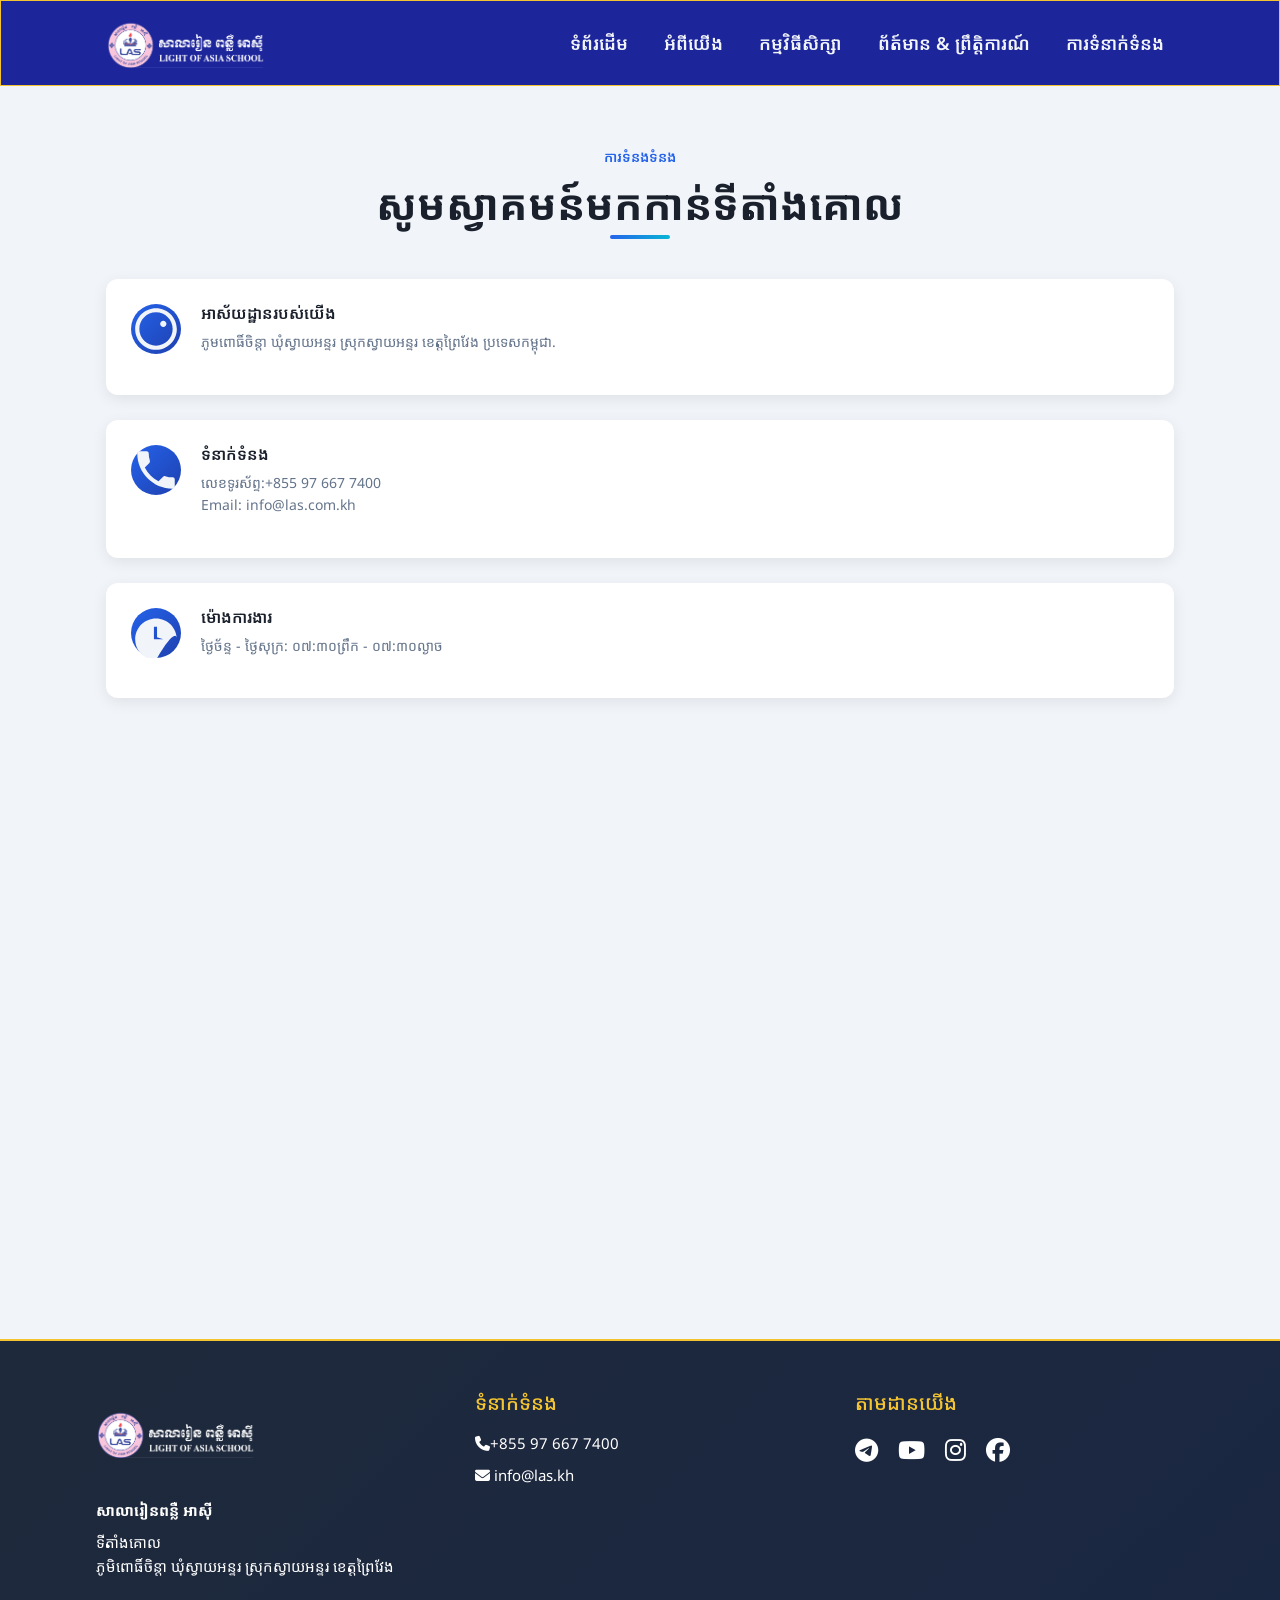
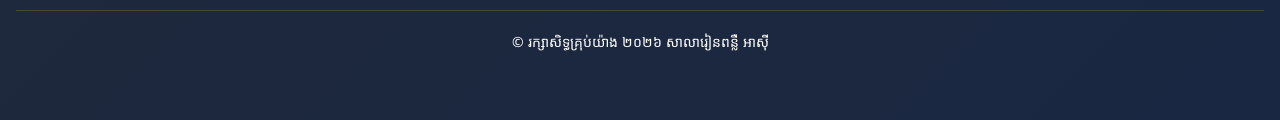
<file: index.html/contact.html>
<!DOCTYPE html>
<html lang="en">
<head>
  <meta charset="UTF-8" />
  <meta name="viewport" content="width=device-width, initial-scale=1" />
  <title>Light of Asia School</title>
  <link rel="" href="/src/logo/LOGO.gif">
      <!-- Bootstrap CSS -->
  <link href="https://cdn.jsdelivr.net/npm/bootstrap@4.6.2/dist/css/bootstrap.min.css" rel="stylesheet">
  <!-- Font Awesome -->
  <link href="https://cdnjs.cloudflare.com/ajax/libs/font-awesome/6.5.0/css/all.min.css" rel="stylesheet">

  <link rel="stylesheet" href="/CSS/contact.css">
  <link rel="stylesheet" href="D:\Website of las\news">
  <link rel="stylesheet" href="d:\Website of las\subject">
  <link rel="stylesheet" href="d:\Website of las\HTML">

   <link href="https://fonts.googleapis.com/css2?family=Noto+Sans+Khmer:wght@400;600;700&family=Noto+Sans:wght@400;600;700&display=swap" rel="stylesheet">


</head>
<body>
<!-- Header -->
 <header class="site-header">
  <div class="container header-wrapper">
    <a class="brand" href="../index.html/index.html">
      <img src="../src/logo/LOGO.gif" alt="Light of Asia School Logo" class="brand-logo" />
    </a>

    <!-- Hamburger toggle button -->
    <button class="nav-toggle" aria-label="Toggle navigation">
      ☰
    </button>
    <ul class="nav-list">
      <li><a href="../index.html/index.html">ទំព័រដើម</a></li>
      <li><a href="../index.html/about.html">អំពីយើង</a></li>
      <li>
        <a href="../subject/program.html">កម្មវិធីសិក្សា</a>
       
      </li>
      <li><a href="../news/pagenews.html">ព័ត៍មាន &amp; ព្រឹត្តិការណ៍</a></li>
      <li><a href="../index.html/contact.html">ការទំនាក់ទំនង</a></li>
    </ul>
  </div>
</header>
 <!-- CANtAC -->
   <section class="contact-section">
        <div class="container">
            <!-- Header -->
            <div class="header-content">
                <p class="contact-label">ការទំនងទំនង</p>
                <h1 class="main-title">សូមស្វាគមន៍មកកាន់ទីតាំងគោល</h1>
            </div>

            <div class="content-wrapper">
                <!-- Left Side - Contact Information -->
                <div class="contact-info">
                    <!-- Address -->
                    <div class="info-card address-card">
                        <div class="icon-wrapper">
                            <svg class="info-icon" viewBox="0 0 24 24" fill="currentColor">
                                <path d="M12 2C6.48 2 2 6.48 2 12s4.48 10 10 10 10-4.48 10-10S17.52 2 12 2zm0 18c-4.41 0-8-3.59-8-8s3.59-8 8-8 8 3.59 8 8-3.59 8-8 8zm3.5-9c.83 0 1.5-.67 1.5-1.5S16.33 8 15.5 8 14 8.67 14 9.5s.67 1.5 1.5 1.5z"/>
                            </svg>
                        </div>
                        <div class="info-content">
                            <h3>អាស័យដ្ឋានរបស់យើង</h3>
                            <p>ភូមពោធិ៍ចិន្តា ឃុំស្វាយអន្ទរ ស្រុកស្វាយអន្ទរ ខេត្តព្រៃវែង ប្រទេសកម្ពុជា.</p>
                        </div>
                    </div>

                    <!-- Contact -->
                    <div class="info-card contact-card">
                        <div class="icon-wrapper">
                            <svg class="info-icon" viewBox="0 0 24 24" fill="currentColor">
                                <path d="M6.62 10.79c1.44 2.83 3.76 5.14 6.59 6.59l2.2-2.2c.27-.27.67-.36 1.02-.24 1.12.37 2.33.57 3.57.57.55 0 1 .45 1 1V20c0 .55-.45 1-1 1-9.39 0-17-7.61-17-17 0-.55.45-1 1-1h3.5c.55 0 1 .45 1 1 0 1.25.2 2.45.57 3.57.11.35.03.74-.25 1.02l-2.2 2.2z"/>
                            </svg>
                        </div>
                        <div class="info-content">
                            <h3>ទំនាក់ទំនង</h3>
                            <p>លេខទូរស័ព្ទ:+855 97 667 7400 <br>Email: info@las.com.kh</p>
                        </div>
                    </div>

                    <!-- Working Hours -->
                    <div class="info-card hours-card">
                        <div class="icon-wrapper">
                            <svg class="info-icon" viewBox="0 0 24 24" fill="currentColor">
                                <path d="M11.99 5C6.47 5 2 9.48 2 15s4.47 10 9.99 10C17.52 15 22 10.52 22 15c0-5.52-4.48-10-10.01-10zM15.5 15H11V9h1.5v5z"/>
                            </svg>
                        </div>
                        <div class="info-content">
                            <h3>ម៉ោងការងារ</h3>
                            <p>ថ្ងៃច័ន្ទ - ថ្ងៃសុក្រ: ០៧:៣០ព្រឹក - ០៧:៣០ល្ងាច</p>
                        </div>
                    </div>
                </div>
<br>
                <!-- Right Side - Map (Placeholder) -->
              
<div class="map-container">
  <iframe
    src="https://www.google.com/maps/embed?pb=!1m13!1m8!1m3!1d7814.271002525112!2d105.700298!3d11.684808!3m2!1i1024!2i768!4f13.1!3m2!1m1!2zMTHCsDQxJzA1LjMiTiAxMDXCsDQyJzAxLjEiRQ!5e0!3m2!1skm!2skh!4v1772026565384!5m2!1skm!2skh"
    style="border:0;"
     width="1068"  height="550"  
    allowfullscreen="" 
    loading="lazy" 
    referrerpolicy="no-referrer-when-downgrade">
  </iframe>
</div>
                </div>

            </div>
        </div>
    </section>
<!--  END CONTAC-->

<!-- Responsive Footer -->
<footer class="footer">
  <div class="footer-container">
    <!-- University Info -->
    <div class="footer-section">
      <img src="../src/logo/LOGO.gif" alt="University Logo" class="img">
      <p><strong>សាលារៀនពន្លឺ អាស៊ី</strong></p>
      <p>
        ទីតាំងគោល <br>
         ភូមិពោធិ៍ចិន្តា ឃុំស្វាយអន្ទរ ស្រុកស្វាយអន្ទរ ខេត្តព្រៃវែង 
      </p>
    </div>

    <!-- Contact Info -->
    <div class="footer-section">
      <h4>ទំនាក់ទំនង</h4>
      <p><i class="fas fa-phone"></i>+855 97 667 7400</p>
      <p><i class="fas fa-envelope"></i> info@las.kh</p>
    </div>

    <!-- Social Links -->
    <div class="footer-section">
      <h4>តាមដានយើង</h4>
      <div class="social-icons">
        <a href="#"><i class="fab fa-telegram"></i></a>
        <a href="#"><i class="fab fa-youtube"></i></a>
        <a href="#"><i class="fab fa-instagram"></i></a>
        <a href="#"><i class="fab fa-facebook"></i></a>
      </div>
    </div>
  </div>

  <div class="footer-bottom">
    <p>© រក្សាសិទ្ធគ្រុប់យ៉ាង ២០២៦ សាលារៀនពន្លឺ អាស៊ី</p>
  </div>
</footer>

</body>
</html>
<!-- Scrip js -->
  <script src="/JS/contact.js"></script>
  <script src="/JS/scripts.js"></script>
</file>
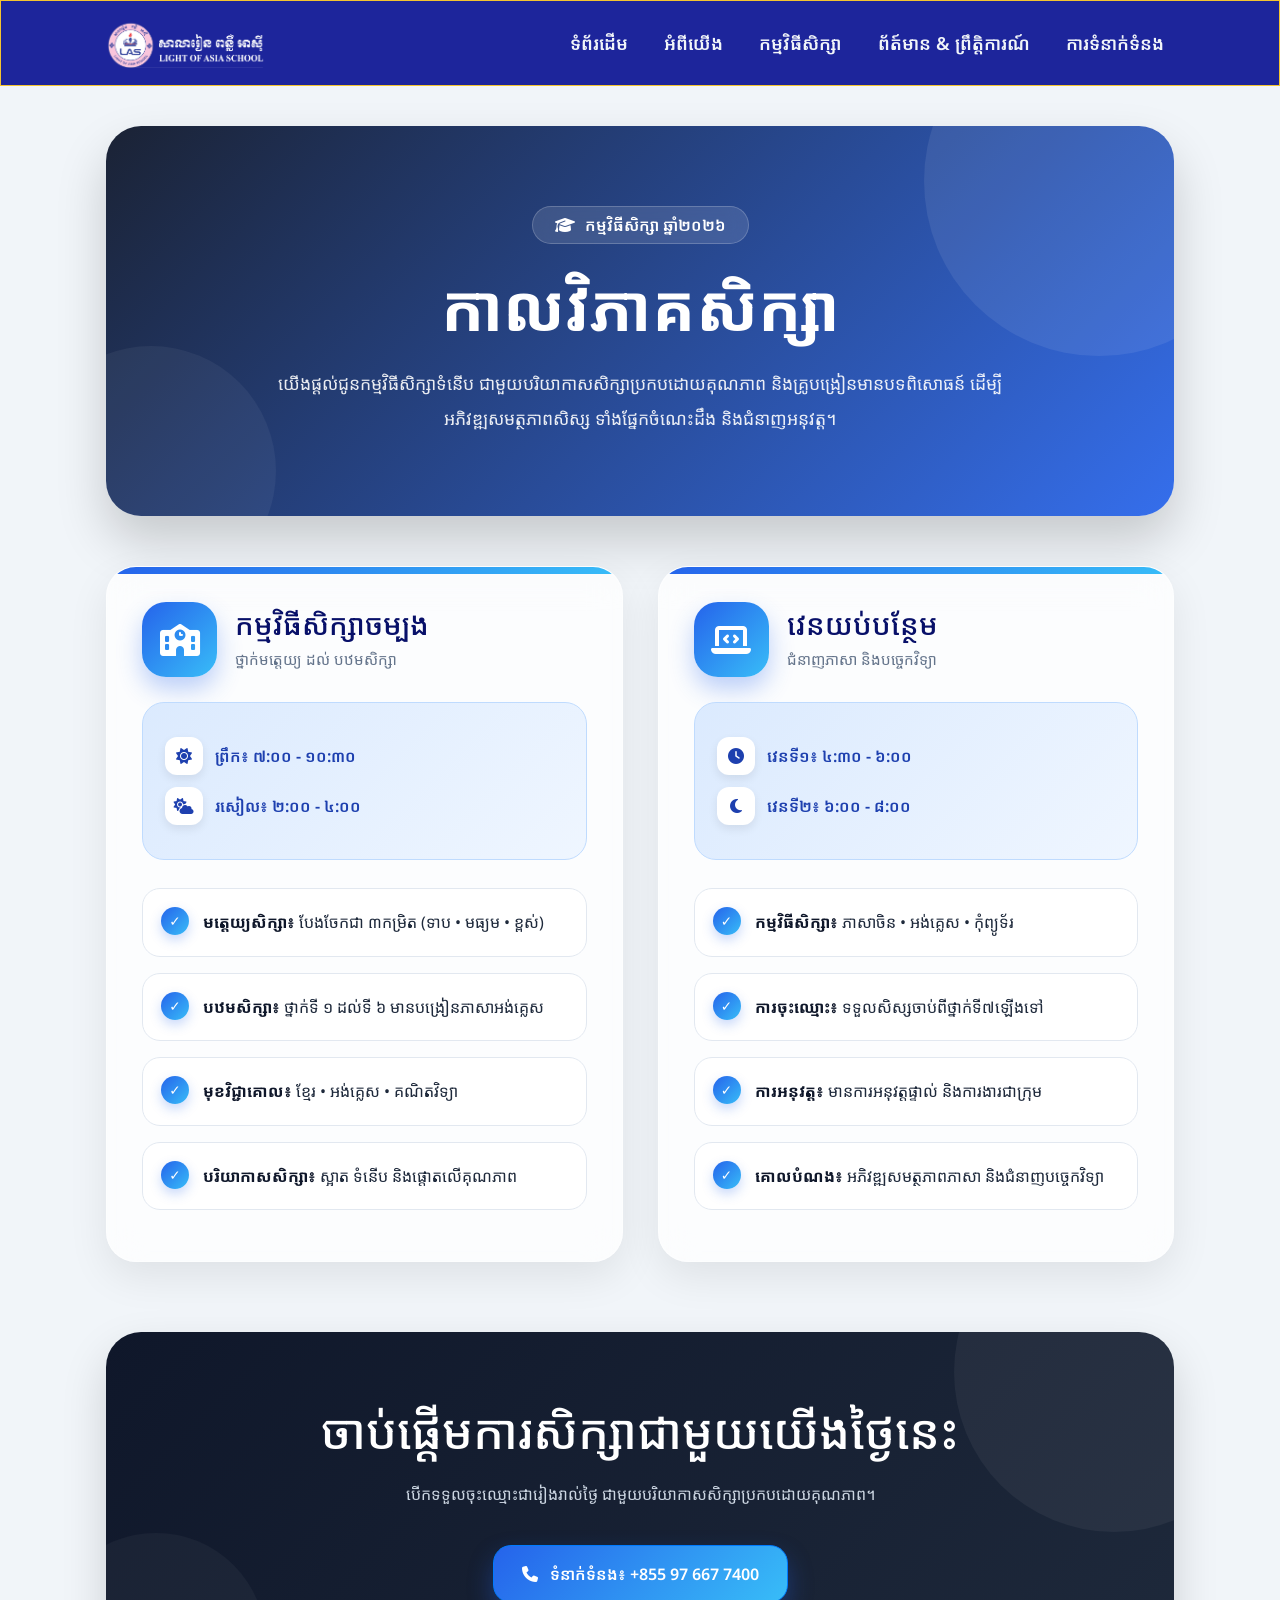
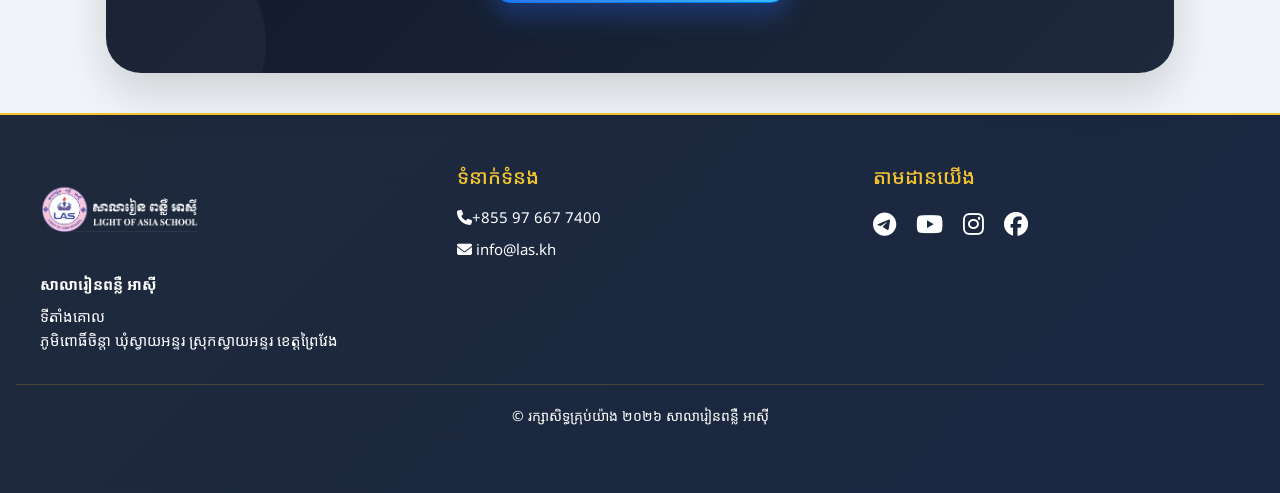
<file: subject/program.html>
<!DOCTYPE html>
<html lang="en">
<head>
  <meta charset="UTF-8" />
  <meta name="viewport" content="width=device-width, initial-scale=1" />
  <title>Light of Asia School</title>
  <link rel="" href="/src/logo/LOGO.gif">

  <link rel="stylesheet" href="https://cdn.jsdelivr.net/npm/bootstrap-icons@1.10.5/font/bootstrap-icons.css">
 <link rel="stylesheet" href="https://cdnjs.cloudflare.com/ajax/libs/font-awesome/6.4.0/css/all.min.css" integrity="sha512-iecdLmaskl7CVkqkXNQ/ZmCULaM6tU8ZlX/VWcfYbOOl7+O3qNHbv5V9zzTtmI3UksdQRVvoxMfooAoRBv0z+8==" crossorigin="anonymous" referrerpolicy="no-referrer" />

        <!-- Bootstrap CSS -->
  <link href="https://cdn.jsdelivr.net/npm/bootstrap@4.6.2/dist/css/bootstrap.min.css" rel="stylesheet">
  <!-- Font Awesome -->
  <link href="https://cdnjs.cloudflare.com/ajax/libs/font-awesome/6.5.0/css/all.min.css" rel="stylesheet">
  
   <link rel="stylesheet" href="/CSS/program.css">
   <link rel="stylesheet" href="D:\Website of las\news">
  <link rel="stylesheet" href="d:\Website of las\subject">
  <link rel="stylesheet" href="d:\Website of las\HTML">

   <link href="https://fonts.googleapis.com/css2?family=Noto+Sans+Khmer:wght@400;600;700&family=Noto+Sans:wght@400;600;700&display=swap" rel="stylesheet">

</head>
<body >
<!-- Header -->
 <header class="site-header">
  <div class="container header-wrapper">
    <a class="brand" href="../subject/program.html">
      <img src="../src/logo/LOGO.gif" alt="Light of Asia School Logo" class="brand-logo" />
    </a>

    <!-- Hamburger toggle button -->
    <button class="nav-toggle" aria-label="Toggle navigation">
      ☰
    </button>
    <ul class="nav-list">
      <li><a href="../index.html/index.html">ទំព័រដើម</a></li>
      <li><a href="../index.html/about.html">អំពីយើង</a></li>
      <li>
        <a href="../subject/program.html">កម្មវិធីសិក្សា</a>
       
      </li>
      <li><a href="../news/pagenews.html">ព័ត៍មាន &amp; ព្រឹត្តិការណ៍</a></li>
      <li><a href="../index.html/contact.html">ការទំនាក់ទំនង</a></li>
    </ul>
  </div>
</header>

  <div class="container">
    <!-- HERO -->
    <section class="hero">

      <div class="badge">
        <i class="fa-solid fa-graduation-cap"></i>
        កម្មវិធីសិក្សា ឆ្នាំ២០២៦
      </div>

      <h1>កាលវិភាគសិក្សា</h1>

      <p>
        យើងផ្តល់ជូនកម្មវិធីសិក្សាទំនើប
        ជាមួយបរិយាកាសសិក្សាប្រកបដោយគុណភាព
        និងគ្រូបង្រៀនមានបទពិសោធន៍
        ដើម្បីអភិវឌ្ឍសមត្ថភាពសិស្ស
        ទាំងផ្នែកចំណេះដឹង និងជំនាញអនុវត្ត។
      </p>

    </section>

    <!-- GRID -->
    <div class="schedule-grid">

      <!-- CARD 1 -->
      <div class="card">

        <div class="top">

          <div class="icon">
            <i class="fa-solid fa-school"></i>
          </div>

          <div class="title">
            <h2>កម្មវិធីសិក្សាចម្បង</h2>
            <span>ថ្នាក់មត្តេយ្យ ដល់ បឋមសិក្សា</span>
          </div>

        </div>

        <!-- TIME -->
        <div class="time-box">

          <div class="time-item">
            <i class="fa-solid fa-sun"></i>
            ព្រឹក៖ ៧:០០ - ១០:៣០
          </div>

          <div class="time-item">
            <i class="fa-solid fa-cloud-sun"></i>
            រសៀល៖ ២:០០ - ៤:០០
          </div>

        </div>

        <!-- LIST -->
        <ul class="ul">

         <li class="li">
            <strong>មត្តេយ្យសិក្សា៖</strong>
            បែងចែកជា ៣កម្រិត
            (ទាប • មធ្យម • ខ្ពស់)
          </li>

          <li class="li">
            <strong>បឋមសិក្សា៖</strong>
            ថ្នាក់ទី ១ ដល់ទី ៦
            មានបង្រៀនភាសាអង់គ្លេស
          </li>

          <li class="li">
            <strong>មុខវិជ្ជាគោល៖</strong>
            ខ្មែរ • អង់គ្លេស • គណិតវិទ្យា
          </li>

          <li class="li">
            <strong>បរិយាកាសសិក្សា៖</strong>
            ស្អាត ទំនើប និងផ្តោតលើគុណភាព
          </li>

        </ul>

      </div>

      <!-- CARD 2 -->
      <div class="card">

        <div class="top">

          <div class="icon">
            <i class="fa-solid fa-laptop-code"></i>
          </div>

          <div class="title">
            <h2>វេនយប់បន្ថែម</h2>
            <span>ជំនាញភាសា និងបច្ចេកវិទ្យា</span>
          </div>

        </div>

        <!-- TIME -->
        <div class="time-box">

          <div class="time-item">
            <i class="fa-solid fa-clock"></i>
            វេនទី១៖ ៤:៣០ - ៦:០០
          </div>

          <div class="time-item">
            <i class="fa-solid fa-moon"></i>
            វេនទី២៖ ៦:០០ - ៨:០០
          </div>

        </div>

        <!-- LIST -->
        <ul class="ul">

          <li class="li">
            <strong>កម្មវិធីសិក្សា៖</strong>
            ភាសាចិន • អង់គ្លេស • កុំព្យូទ័រ
          </li>

          <li class="li">
            <strong>ការចុះឈ្មោះ៖</strong>
            ទទួលសិស្សចាប់ពីថ្នាក់ទី៧ឡើងទៅ
          </li>

          <li class="li">
            <strong>ការអនុវត្ត៖</strong>
            មានការអនុវត្តផ្ទាល់
            និងការងារជាក្រុម
          </li>

         <li class="li">
            <strong>គោលបំណង៖</strong>
            អភិវឌ្ឍសមត្ថភាពភាសា
            និងជំនាញបច្ចេកវិទ្យា
          </li>

        </ul>

      </div>

    </div>

    <!-- CTA -->
    <section class="section">

      <div class="cta">

        <h2>
          ចាប់ផ្តើមការសិក្សាជាមួយយើងថ្ងៃនេះ
        </h2>

        <p>
          បើកទទួលចុះឈ្មោះជារៀងរាល់ថ្ងៃ
          ជាមួយបរិយាកាសសិក្សាប្រកបដោយគុណភាព។
        </p>

        <a href="+855 97 667 7400" class="btn btn-primary">
          <i class="fa-solid fa-phone"></i>
          ទំនាក់ទំនង៖ +855 97 667 7400
        </a>

      </div>

    </section>

  </div>

<!-- Responsive Footer -->
<footer class="footer">
  <div class="footer-container">
    <!-- University Info -->
    <div class="footer-section">
      <img src="../src/logo/LOGO.gif" alt="University Logo" class="img">
      <p><strong style="color: white;">សាលារៀនពន្លឺ អាស៊ី</strong></p>
      <p>
        ទីតាំងគោល <br>
         ភូមិពោធិ៍ចិន្តា ឃុំស្វាយអន្ទរ ស្រុកស្វាយអន្ទរ ខេត្តព្រៃវែង 
      </p>
    </div>

    <!-- Contact Info -->
    <div class="footer-section">
      <h4>ទំនាក់ទំនង</h4>
      <p><i class="fas fa-phone"></i>+855 97 667 7400</p>
      <p><i class="fas fa-envelope"></i> info@las.kh</p>
    </div>

    <!-- Social Links -->
    <div class="footer-section">
      <h4>តាមដានយើង</h4>
      <div class="social-icons">
        <a href="#"><i class="fab fa-telegram"></i></a>
        <a href="#"><i class="fab fa-youtube"></i></a>
        <a href="#"><i class="fab fa-instagram"></i></a>
        <a href="#"><i class="fab fa-facebook"></i></a>
      </div>
    </div>
  </div>

  <div class="footer-bottom">
     <p>© រក្សាសិទ្ធគ្រុប់យ៉ាង ២០២៦ សាលារៀនពន្លឺ អាស៊ី</p>
  </div>
</footer>

  
</body>
</html>
  <script src="/JS/scripts.js"></script>
  <script src="/JS/subject.js"></script>
</file>
<file: CSS/contact.css>
:root {
  --bg: #6f77a9;
  --bg-2: #1d259b;
  --card: #1e293b;
  --text: #f1f5f9;
  --muted: #94a3b8;
  --border: #334155;
 --accent: #f4c430;
  --accent-2: #d7e119;
  --success: #22c55e;
  --shadow: 0 10px 24px rgba(0,0,0,0.12);
}
*,
*::before,
*::after {
  box-sizing: border-box;
}

body {
  margin: 0;
  font-family: "Noto Sans Khmer", "Noto Sans", system-ui, sans-serif;
  color: var(--text);
  background: var(--text);
  line-height: 1.6;
  
}
/* CONTAINER */
.container {
  width: 100%;
  max-width: 1100px;
  margin: 0 auto;
  padding: 0 1rem;
}

/* Header */
.site-header {
  position: sticky;
  top: 0;
  z-index: 1000;
  background: var(--bg-2);
  backdrop-filter: saturate(180%) blur(8px);
  border-bottom: 1px solid var(--border);
  animation: fadeInDown 1s ease forwards;
  border: 1px solid var(--accent);
}

@keyframes fadeInDown {
  from {
    opacity: 0;
    transform: translateY(-20px);
  }
  to {
    opacity: 1;
    transform: translateY(0);
  }
}

.header-wrapper {
  display: grid;
  grid-template-columns: 1fr auto auto;
  align-items: center;
  color: #f9f9f9;
}

.brand-logo {
  width: 160px;
  height: auto;
}
/* End Header */

/* Nav */
.nav {
  max-width: 1100px;
  margin: 0 auto;
  padding: 12px 20px;
  display: flex;
  align-items: center;
  justify-content: space-between;
  gap: 16px;
}

.nav-list {
  display: flex;
  list-style: none;
  margin: 0;
  padding: 0;
  gap: 1rem;
  font-size: 18px;
}

.nav-list a {
  text-decoration: none;
  color: white;
  font-weight: 600;
  padding: 8px 10px;
  border-radius: 8px;
  position: relative;
  transition: color 0.3s ease, transform 0.3s ease;
}

.nav-list a::after {
  content: "";
  position: absolute;
  bottom: -4px;
  left: 0;
  width: 0%;
  height: 2px;
  background: var(--accent);
  transition: width 0.3s ease;
}

.nav-list a:hover::after {
  width: 100%;
}

.nav-list a:hover,
.nav-list a.active {
  border-bottom-color: var(--accent);
  color: var(--accent);
  transform: translateY(-2px);
}

@keyframes pulse {
  0% { transform: scale(1); }
  50% { transform: scale(1.05); }
  100% { transform: scale(1); }
}

/* Layout */
.container {
  width: min(1200px, 92vw);
  margin: 0 auto;
}

/* Global animations */
@keyframes slideUp {
  from {
    opacity: 0;
    transform: translateY(20px);
  }
  to {
    opacity: 1;
    transform: translateY(0);
  }
}
@keyframes fadeUp {
  from {
    opacity: 0;
    transform: translateY(20px);
  }
  to {
    opacity: 1;
    transform: translateY(0);
  }
}

/* ------------------- */
/* Responsive Section  */
/* ------------------- */
@media (max-width: 992px) {
  .header-wrapper {
    grid-template-columns: 1fr auto; /* simplify layout */
  }

  .nav {
    flex-direction: column;
    align-items: flex-start;
    gap: 5px;
  }

  .nav-list {
    flex-wrap: wrap;
    font-size: 16px;
    text-align: center;
  }

  .brand-logo {
    width: 120px; /* shrink logo */
  }
}

@media (max-width: 600px) {
  .nav {
    padding: 8px 12px;
  }

  .nav-list {
    flex-direction: column;
    gap: 0.5rem;
    width: 100%;
  }

  .nav-list a {
    display: block;
    width: 100%;
    text-align: center;
    padding: 12px;
  }

  .dropdown-nav-list {
    position: static; /* stack dropdowns */
    box-shadow: none;
  }
}
   /* Responsive navigation bar */
.nav-toggle {
  display: none;
  font-size: 1.5rem;
  background: none;
  border: none;
  cursor: pointer;
  color: #f1f5f9;
  padding: 0.5rem;
  transition: opacity 0.3s ease;
}

.nav-toggle:hover {
  opacity: 0.8;
}

/* Desktop styles */
.nav-list {
  display: flex;
  list-style: none;
  gap: 1rem;
  margin: 0;
  padding: 0;
  
}

.nav-list li {
  position: relative;
}

.nav-list > li > a {
  text-decoration: none;
  color: #f1f5f9;
  transition: color 0.3s ease;
}

.nav-list > li > a:hover {
  color: #94a3b8;
}

/* Dropdown styles */
.dropdown-nav-list {
  position: absolute;
  top: 100%;
  right: 0;
  background-color: var(--bg);
  list-style: none;
  padding: 0.5rem 0;
  margin: 0.5rem 0 0 0;
  min-width: 180px;
  display: none;
  flex-direction: column;
  border-radius: 4px;
  box-shadow: 0 4px 6px rgba(0, 0, 0, 0.1);
  z-index: 10;
}

.nav-list li:hover > .dropdown-nav-list {
  display: flex;
}

.dropdown-nav-list li a {
  display: block;
  padding: 0.75rem 1.5rem;
  color: #f1f5f9;
  text-decoration: none;
  transition: background-color 0.3s ease;
}

.dropdown-nav-list li a:hover {
  background-color: rgba(148, 163, 184, 0.2);
}

/* Mobile styles */
@media (max-width: 700px) {
  .nav-toggle {
    display: block;
    margin-left: auto;
    
  }

  .nav-list {
    display: none;
    flex-direction: column;
    gap: 0;
    position: absolute;
    top: 100%;
    left: 0;
    right: 0;
    background-color: rgba(31, 45, 77, 0.98);
    width: 100%;
    padding: 1rem 0;
    margin-top: 0.5rem;
    
  }

  .nav-list.active {
    display: flex;
  }

  .nav-list li {
    width: 100%;
  }

  .nav-list > li > a {
    display: block;
    padding: 1rem 1.5rem;
    border-bottom: 1px solid rgba(148, 163, 184, 0.2);
  }

  .nav-list li:last-child > a {
    border-bottom: none;
  }

  .dropdown-nav-list {
    position: static;
    background-color: transparent;
    box-shadow: none;
    padding: 0;
    margin: 0;
    display: none;
    min-width: auto;
  }

  .dropdown-nav-list.active {
    display: flex;
  }

  .dropdown-nav-list li a {
    padding: 0.75rem 1.5rem 0.75rem 3rem;
    border-bottom: 1px solid rgba(148, 163, 184, 0.1);
  }
}

/* ENd responsive */
/* CONTACT SECTION */
.contact-section {
  width: 100%;
  padding: 60px 20px;
}

.header-content {
  text-align: center;
  margin-bottom: 50px;
  animation: fadeInDown 0.8s ease-out;
}

.contact-label {
  color: #2563eb;
  font-size: 14px;
  font-weight: 600;
  text-transform: uppercase;
  margin-bottom: 10px;
}

.main-title {
  font-size: 42px;
  color: #1a202c;
  margin-bottom: 15px;
  font-weight: 700;
  position: relative;
}

.main-title::after {
  content: '';
  position: absolute;
  bottom: -10px;
  left: 50%;
  transform: translateX(-50%);
  width: 60px;
  height: 4px;
  background: linear-gradient(90deg, #2563eb, #06b6d4);
  border-radius: 2px;
}

/* CONTACT CARDS */
.contact-info {
  display: flex;
  flex-direction: column;
  gap: 25px;
}

.info-card {
  display: flex;
  gap: 20px;
  padding: 25px;
  background: white;
  border-radius: 12px;
  box-shadow: 0 4px 15px rgba(0, 0, 0, 0.08);
  cursor: pointer;
}

.icon-wrapper {
  min-width: 50px;
  width: 50px;
  height: 50px;
  background: linear-gradient(135deg, #2563eb, #1e40af);
  border-radius: 50%;
  display: flex;
  align-items: center;
  justify-content: center;
}

.info-content h3 {
  font-size: 16px;
  color: #1a202c;
  margin-bottom: 8px;
  font-weight: 600;
}

.info-content p {
  font-size: 14px;
  color: #64748b;
  line-height: 1.6;
}
/* map responsive */
.map-container {
  position: relative;
  width: 100%;
  padding-bottom: 52%; /* Adjust ratio (height/width) */
  height: 0;
  overflow: hidden;
}

.map-container iframe {
  position: absolute;
  top: 0;
  left: 0;
  width: 100%;
  height: 100%;
}

/* ==================== FOOTER ==================== */
.footer {
  background: linear-gradient(135deg, var(--card), #1a2742);
  color: #fff;
  padding: clamp(30px, 5vw, 50px) 1rem;
  font-family: "Noto Sans Khmer", "Noto Sans", system-ui, sans-serif;
  width: 100%;
  margin: 0;
  box-sizing: border-box;
  border-top: 2px solid var(--accent);
  overflow-x: hidden;
}

.footer-container {
  display: flex;
  flex-wrap: wrap;
  justify-content: space-between;
  gap: clamp(30px, 5vw, 50px);
  max-width: 1088px;
  margin: auto;
}

.footer-section {
  flex: 1 1 250px;
  min-width: 200px;
  transition: var(--transition-base);
  word-break: break-word;
  overflow-wrap: break-word;
}

.footer-section:hover {
  transform: translateY(-4px);
}

.footer img {
  max-width: clamp(100px, 30vw, 160px);
  margin-bottom: 15px;
  transition: var(--transition-base);
  height: auto;
}

.footer img:hover {
  transform: scale(1.05);
}

.footer-section h4 {
  margin-bottom: 16px;
  color: var(--accent);
  font-size: clamp(14px, 2.5vw, 20px);
  transition: var(--transition-base);
  word-break: break-word;
  overflow-wrap: break-word;
}

.footer-section h4:hover {
  transform: translateX(4px);
}

.footer-section p {
  margin: 8px 0;
  font-size: clamp(12px, 1.8vw, 15px);
  line-height: 1.6;
  word-break: break-word;
  overflow-wrap: break-word;
}

.social-icons {
  display: flex;
  flex-wrap: wrap;
  gap: 0.5rem;
}

.social-icons a {
  color: #fff;
  font-size: clamp(16px, 2vw, 24px);
  margin-right: 12px;
  transition: var(--transition-base);
  align-items: center;
  justify-content: center;
  flex-shrink: 0;
}

.social-icons a:hover {
  color: var(--accent);
  transform: scale(1.2) rotate(10deg);
}

.footer-bottom {
  border-top: 1px solid rgba(251, 191, 36, 0.2);
  margin-top: 24px;
  padding-top: 20px;
  text-align: center;
  font-size: clamp(11px, 1.5vw, 14px);
  word-break: break-word;
  overflow-wrap: break-word;
}

.footer-bottom a {
  color: var(--accent);
  text-decoration: none;
  margin: 0 8px;
  transition: var(--transition-base);
  word-break: break-word;
}

.footer-bottom a:hover {
  text-decoration: underline;
  transform: translateY(-2px);
}

/* ==================== ANIMATIONS ==================== */
@keyframes fadeIn {
  from {
    opacity: 0;
    transform: translateY(10px);
  }
  to {
    opacity: 1;
    transform: translateY(0);
  }
}

@keyframes slideUp {
  from {
    opacity: 0;
    transform: translateY(30px);
  }
  to {
    opacity: 1;
    transform: translateY(0);
  }
}

@keyframes slideDown {
  from {
    opacity: 0;
    transform: translateY(-20px);
  }
  to {
    opacity: 1;
    transform: translateY(0);
  }
}

@keyframes fadeInUp {
  from {
    opacity: 0;
    transform: translateY(20px);
  }
  to {
    opacity: 1;
    transform: translateY(0);
  }
}

@keyframes pulse {
  0%,
  100% {
    opacity: 1;
  }
  50% {
    opacity: 0.8;
  }
}

@keyframes glow {
  0%,
  100% {
    box-shadow: 0 0 5px rgba(251, 191, 36, 0.3);
  }
  50% {
    box-shadow: 0 0 15px rgba(251, 191, 36, 0.6);
  }
}

@keyframes float {
  0%,
  100% {
    transform: translateY(0);
  }
  50% {
    transform: translateY(-8px);
  }
}

@keyframes shimmer {
  0% {
    background-position: -200% 0;
  }
  100% {
    background-position: 200% 0;
  }
}

/* ==================== MOBILE RESPONSIVE ==================== */
@media (max-width: 768px) {
  .nav-toggle {
    display: block;
    margin-left: auto;
  }

  .nav-list {
    display: none;
    flex-direction: column;
    gap: 0;
    position: absolute;
    top: 100%;
    left: 0;
    right: 0;
    background-color: rgba(15, 23, 42, 0.98);
    width: 100vw;
    padding: 1rem 0;
    margin-top: 0.5rem;
    
    z-index: 999;
    max-width: 1000vw;
    overflow-x: hidden;
  }

  .nav-list.active {
    display: flex;
  }

  .nav-list li {
    width: 100%;
  }

  .nav-list > li > a {
    display: block;
    padding: 1rem 1.5rem;
    border-bottom: 1px solid rgba(148, 163, 184, 0.2);
    max-width: 100%;
    word-break: break-word;
    overflow-wrap: break-word;
  }

  .nav-list li:last-child > a {
    border-bottom: none;
  }

  .dropdown-nav-list {
    position: static;
    background-color: transparent;
    box-shadow: none;
    padding: 0;
    margin: 0;
    display: none;
    min-width: auto;
    border: none;
  }

  .dropdown-nav-list.active {
    display: flex;
  }

  .dropdown-nav-list li a {
    padding: 0.75rem 1.5rem 0.75rem 3rem;
    border-bottom: 1px solid rgba(148, 163, 184, 0.1);
  }

  .hero-grid {
    padding: 0 1rem;
  }

  .welcome-visual {
    margin-right: 0;
  }

  .footer-container {
    flex-direction: column;
    align-items: center;
    text-align: center;
  }

  .footer-section {
    flex: 1 1 100%;
    max-width: 400px;
  }

  .social-icons {
    justify-content: center;
  }
}

@media (max-width: 480px) {
  body {
    font-size: 14px;
  }

  .footer {
    padding: 20px 0.75rem;
  }

  .footer-section p,
  .footer-bottom {
    font-size: 12px;
  }

  .social-icons a {
    font-size: 16px;
    margin-right: 6px;
  }

  .nav {
    padding: 8px 0.75rem;
  }

  .header-wrapper {
    padding: 0.5rem 0.75rem;
  }

  .container {
    padding: 0 0.5rem;
  }

  .cards-grid {
    padding: 0 0.5rem;
  }

  .courses {
    gap: 12px;
  }

  .features {
    gap: 12px;
  }
}
</file>
<file: CSS/program.css>
:root {
  --bg: #6f77a9;
  --bg-2: #1d259b;
  --card: #1e293b;
  --text: #f1f5f9;
  --muted: #94a3b8;
  --border: #334155;
 --accent: #f4c430;
  --accent-2: #d7e119;
  --gradient: linear-gradient(135deg, #2563eb, #38bdf8);
  --secondary: #081069;
  --primary: #2563eb;
  --shadow: 0 10px 24px rgba(0,0,0,0.12);
}
*,
*::before,
*::after {
  box-sizing: border-box;
}

body {
  margin: 0;
  font-family: "Noto Sans Khmer", "Noto Sans", system-ui, sans-serif;
  color: var(--text);
  background: var(--text);
  line-height: 1.6;
  
}
/* CONTAINER */
.container {
  width: 100%;
  max-width: 1100px;
  margin: 0 auto;
  padding: 0 1rem;
}

/* Header */
.site-header {
  position: sticky;
  top: 0;
  z-index: 1000;
  background: var(--bg-2);
  backdrop-filter: saturate(180%) blur(8px);
  border-bottom: 1px solid var(--border);
  animation: fadeInDown 1s ease forwards;
  border: 1px solid var(--accent);
}

@keyframes fadeInDown {
  from {
    opacity: 0;
    transform: translateY(-20px);
  }
  to {
    opacity: 1;
    transform: translateY(0);
  }
}

.header-wrapper {
  display: grid;
  grid-template-columns: 1fr auto auto;
  align-items: center;
  color: #f9f9f9;
}

.brand-logo {
  width: 160px;
  height: auto;
}
/* End Header */

/* Nav */
.nav {
  max-width: 1100px;
  margin: 0 auto;
  padding: 12px 20px;
  display: flex;
  align-items: center;
  justify-content: space-between;
  gap: 16px;
}

.nav-list {
  display: flex;
  list-style: none;
  margin: 0;
  padding: 0;
  gap: 1rem;
  font-size: 18px;
}

.nav-list a {
  text-decoration: none;
  color: white;
  font-weight: 600;
  padding: 8px 10px;
  border-radius: 8px;
  position: relative;
  transition: color 0.3s ease, transform 0.3s ease;
}

.nav-list a::after {
  content: "";
  position: absolute;
  bottom: -4px;
  left: 0;
  width: 0%;
  height: 2px;
  background: var(--accent);
  transition: width 0.3s ease;
}

.nav-list a:hover::after {
  width: 100%;
}

.nav-list a:hover,
.nav-list a.active {
  border-bottom-color: var(--accent);
  color: var(--accent);
  transform: translateY(-2px);
}

@keyframes pulse {
  0% { transform: scale(1); }
  50% { transform: scale(1.05); }
  100% { transform: scale(1); }
}

/* Layout */
.container {
  width: min(1200px, 92vw);
  margin: 0 auto;
}

/* Global animations */
@keyframes slideUp {
  from {
    opacity: 0;
    transform: translateY(20px);
  }
  to {
    opacity: 1;
    transform: translateY(0);
  }
}
@keyframes fadeUp {
  from {
    opacity: 0;
    transform: translateY(20px);
  }
  to {
    opacity: 1;
    transform: translateY(0);
  }
}

/* ------------------- */
/* Responsive Section  */
/* ------------------- */
@media (max-width: 992px) {
  .header-wrapper {
    grid-template-columns: 1fr auto; /* simplify layout */
  }

  .nav {
    flex-direction: column;
    align-items: flex-start;
    gap: 5px;
  }

  .nav-list {
    flex-wrap: wrap;
    font-size: 16px;
    text-align: center;
  }

  .brand-logo {
    width: 120px; /* shrink logo */
  }
}

@media (max-width: 600px) {
  .nav {
    padding: 8px 12px;
  }

  .nav-list {
    flex-direction: column;
    gap: 0.5rem;
    width: 100%;
  }

  .nav-list a {
    display: block;
    width: 100%;
    text-align: center;
    padding: 12px;
  }

  .dropdown-nav-list {
    position: static; /* stack dropdowns */
    box-shadow: none;
  }
}
   /* Responsive navigation bar */
.nav-toggle {
  display: none;
  font-size: 1.5rem;
  background: none;
  border: none;
  cursor: pointer;
  color: #f1f5f9;
  padding: 0.5rem;
  transition: opacity 0.3s ease;
}

.nav-toggle:hover {
  opacity: 0.8;
}

/* Desktop styles */
.nav-list {
  display: flex;
  list-style: none;
  gap: 1rem;
  margin: 0;
  padding: 0;
  
}

.nav-list li {
  position: relative;
}

.nav-list > li > a {
  text-decoration: none;
  color: #f1f5f9;
  transition: color 0.3s ease;
}

.nav-list > li > a:hover {
  color: #94a3b8;
}

/* Dropdown styles */
.dropdown-nav-list {
  position: absolute;
  top: 100%;
  right: 0;
  background-color: var(--bg);
  list-style: none;
  padding: 0.5rem 0;
  margin: 0.5rem 0 0 0;
  min-width: 180px;
  display: none;
  flex-direction: column;
  border-radius: 4px;
  box-shadow: 0 4px 6px rgba(0, 0, 0, 0.1);
  z-index: 10;
}

.nav-list li:hover > .dropdown-nav-list {
  display: flex;
}

.dropdown-nav-list li a {
  display: block;
  padding: 0.75rem 1.5rem;
  color: #f1f5f9;
  text-decoration: none;
  transition: background-color 0.3s ease;
}

.dropdown-nav-list li a:hover {
  background-color: rgba(148, 163, 184, 0.2);
}

/* Mobile styles */
@media (max-width: 700px) {
  .nav-toggle {
    display: block;
    margin-left: auto;
    
  }

  .nav-list {
    display: none;
    flex-direction: column;
    gap: 0;
    position: absolute;
    top: 100%;
    left: 0;
    right: 0;
    background-color: rgba(31, 45, 77, 0.98);
    width: 100%;
    padding: 1rem 0;
    margin-top: 0.5rem;
    
  }

  .nav-list.active {
    display: flex;
  }

  .nav-list li {
    width: 100%;
  }

  .nav-list > li > a {
    display: block;
    padding: 1rem 1.5rem;
    border-bottom: 1px solid rgba(148, 163, 184, 0.2);
  }

  .nav-list li:last-child > a {
    border-bottom: none;
  }

  .dropdown-nav-list {
    position: static;
    background-color: transparent;
    box-shadow: none;
    padding: 0;
    margin: 0;
    display: none;
    min-width: auto;
  }

  .dropdown-nav-list.active {
    display: flex;
  }

  .dropdown-nav-list li a {
    padding: 0.75rem 1.5rem 0.75rem 3rem;
    border-bottom: 1px solid rgba(148, 163, 184, 0.1);
  }
}

/* ENd responsive */
/* HERO */

.hero{
  position:relative;
  overflow:hidden;
  border-radius:35px;
  padding:80px 40px;
  margin-bottom:50px;

  background:
  linear-gradient(
  135deg,
  rgba(15,23,42,.95),
  rgba(37,99,235,.92));

  color:white;
  text-align:center;

  box-shadow:
  0 25px 50px rgba(0,0,0,.18);
  margin-top:40px;
  isolation:isolate;
}

.hero::before{
  content:"";
  position:absolute;
  width:350px;
  height:350px;
  background:rgba(255,255,255,.08);
  border-radius:50%;
  top:-120px;
  right:-100px;
  pointer-events:none;
}

.hero::after{
  content:"";
  position:absolute;
  width:250px;
  height:250px;
  background:rgba(255,255,255,.05);
  border-radius:50%;
  bottom:-80px;
  left:-80px;
  pointer-events:none;
}

.hero > *{
  position:relative;
  z-index:2;
}

.badge{
  display:inline-flex;
  align-items:center;
  gap:10px;
  background:rgba(255,255,255,.12);
  border:1px solid rgba(255,255,255,.2);
  backdrop-filter:blur(10px);
  padding:10px 22px;
  border-radius:50px;
  margin-bottom:25px;
  font-size:1rem;
  font-weight:600;
}

.hero h1{
  font-size:clamp(2.5rem,5vw,4.5rem);
  margin-bottom:20px;
  line-height:1.2;
  font-weight:700;
}

.hero p{
  max-width:760px;
  margin:auto;
  font-size:1.1rem;
  line-height:2;
  opacity:.9;
}

/* GRID */

.schedule-grid{
  display:grid;
  grid-template-columns:repeat(auto-fit,minmax(340px,1fr));
  gap:35px;
}

/* CARD */

.card{
  position:relative;
  overflow:hidden;
  border-radius:30px;
  padding:35px;
  background:rgba(255,255,255,.75);
  backdrop-filter:blur(18px);
  border:1px solid rgba(255,255,255,.4);

  box-shadow:
  0 15px 40px rgba(0,0,0,.08);

  transition:.4s ease;

  color:#1e293b;
}

.card:hover{
  transform:translateY(-12px);

  box-shadow:
  0 25px 45px rgba(37,99,235,.18);
}

.card::before{
  content:"";
  position:absolute;
  top:0;
  left:0;
  width:100%;
  height:7px;
  background:var(--gradient);
}

.top{
  display:flex;
  align-items:center;
  gap:18px;
  margin-bottom:25px;
}

.icon{
  width:75px;
  height:75px;
  border-radius:24px;
  background:var(--gradient);

  display:flex;
  align-items:center;
  justify-content:center;

  color:white;
  font-size:2rem;

  box-shadow:
  0 12px 25px rgba(37,99,235,.3);
}

.title h2{
  font-size:1.8rem;
  color:var(--secondary);
  margin-bottom:6px;
}

.title span{
  color:#64748b;
  font-size:.95rem;
}

/* TIME BOX */

.time-box{
  position:relative;
  overflow:hidden;

  background:
  linear-gradient(135deg,#dbeafe,#eff6ff);

  border-radius:22px;
  padding:22px;
  margin-bottom:28px;

  border:1px solid #bfdbfe;
}

.time-box::before{
  content:"";
  position:absolute;
  inset:0;

  background:
  linear-gradient(
  to right,
  transparent,
  rgba(255,255,255,.5),
  transparent);

  transform:translateX(-100%);
  animation:shine 4s infinite;
}

@keyframes shine{
  100%{
    transform:translateX(100%);
  }
}

.time-item{
  display:flex;
  align-items:center;
  gap:12px;
  margin:12px 0;
  font-weight:600;
  color:#1e40af;
}

.time-item i{
  width:38px;
  height:38px;
  border-radius:12px;
  background:white;

  display:flex;
  align-items:center;
  justify-content:center;

  box-shadow:0 4px 10px rgba(0,0,0,.08);
}

/* LIST */

.ul{
  list-style:none;
  padding:0;
  margin:0;
}

.li{
  position:relative;
  background:white;
  border-radius:18px;
  padding:18px 18px 18px 60px;
  margin-bottom:16px;
  line-height:1.9;
  transition:.3s ease;
  border:1px solid #e2e8f0;
}

.li:hover{
  transform:translateX(8px);
  background:#f8fbff;
  border-color:#93c5fd;
}

.li::before{
  content:"✓";
  position:absolute;
  left:18px;
  top:18px;
  width:28px;
  height:28px;
  border-radius:50%;
  background:var(--gradient);
  color:white;

  display:flex;
  align-items:center;
  justify-content:center;

  font-size:.85rem;
  font-weight:bold;

  box-shadow:0 5px 12px rgba(37,99,235,.25);
}

strong{
  color:#0f172a;
}

/* STATS */

.stats{
  display:grid;
  grid-template-columns:repeat(auto-fit,minmax(220px,1fr));
  gap:25px;
  margin-top:40px;
}

.stat-box{
  background:white;
  border-radius:24px;
  padding:28px;
  text-align:center;
  box-shadow:
  0 10px 30px rgba(0,0,0,.06);
  transition:.3s;
}

.stat-box:hover{
  transform:translateY(-8px);
}

.stat-box i{
  font-size:2rem;
  color:var(--primary);
  margin-bottom:15px;
}

.stat-box h3{
  font-size:2rem;
  color:var(--secondary);
  margin-bottom:8px;
}

.stat-box p{
  color:#64748b;
}

/* SECTION */

.section{
  margin-top:70px;
}

/* BUTTON */

.btn{
  display:inline-flex;
  align-items:center;
  justify-content:center;
  gap:12px;
  padding:16px 28px;
  border-radius:18px;
  text-decoration:none;
  font-weight:600;
  transition:.35s ease;
  font-size:1rem;
  flex-wrap:wrap;
  text-align:center;
}

.btn-primary{
  background:linear-gradient(135deg,#2563eb,#38bdf8);
  color:white;

  box-shadow:
  0 12px 25px rgba(37,99,235,.35);
}

.btn-primary:hover{
  transform:translateY(-5px);

  box-shadow:
  0 18px 35px rgba(37,99,235,.45);
}

/* CTA */

.cta{
  margin-top:40px;

  background:
  linear-gradient(135deg,#0f172a,#1e293b);

  border-radius:35px;
  color:white;
  padding:70px 40px;
  text-align:center;
  margin-bottom: 40px;
  position:relative;
  overflow:hidden;

  box-shadow:
  0 20px 45px rgba(0,0,0,.15);

  isolation:isolate;
}

.cta::before{
  content:"";
  position:absolute;
  width:320px;
  height:320px;
  background:rgba(255,255,255,.05);
  border-radius:50%;
  top:-120px;
  right:-100px;
}

.cta::after{
  content:"";
  position:absolute;
  width:220px;
  height:220px;
  background:rgba(255,255,255,.04);
  border-radius:50%;
  bottom:-80px;
  left:-60px;
}

.cta > *{
  position:relative;
  z-index:2;
}

.cta h2{
  font-size:clamp(2rem,4vw,3rem);
  margin-bottom:18px;
}

.cta p{
  color:#cbd5e1;
  margin-bottom:35px;
  max-width:700px;
  margin-inline:auto;
  line-height:2;
}


/* ==================== FOOTER ==================== */
.footer {
  background: linear-gradient(135deg, var(--card), #1a2742);
  color: #fff;
  padding: clamp(30px, 5vw, 50px) 1rem;
  font-family: "Noto Sans Khmer", "Noto Sans", system-ui, sans-serif;
  width: 100%;
  margin: 0;
  box-sizing: border-box;
  border-top: 2px solid var(--accent);
  overflow-x: hidden;
}

.footer-container {
  display: flex;
  flex-wrap: wrap;
  justify-content: space-between;
  gap: clamp(30px, 5vw, 50px);
  max-width: 1200px;
  margin: auto;
}

.footer-section {
  flex: 1 1 250px;
  min-width: 200px;
  transition: var(--transition-base);
  word-break: break-word;
  overflow-wrap: break-word;
}

.footer-section:hover {
  transform: translateY(-4px);
}

.footer img {
  max-width: clamp(100px, 30vw, 160px);
  margin-bottom: 15px;
  transition: var(--transition-base);
  height: auto;
}

.footer img:hover {
  transform: scale(1.05);
}

.footer-section h4 {
  margin-bottom: 16px;
  color: var(--accent);
  font-size: clamp(14px, 2.5vw, 20px);
  transition: var(--transition-base);
  word-break: break-word;
  overflow-wrap: break-word;
}

.footer-section h4:hover {
  transform: translateX(4px);
}

.footer-section p {
  margin: 8px 0;
  font-size: clamp(12px, 1.8vw, 15px);
  line-height: 1.6;
  word-break: break-word;
  overflow-wrap: break-word;
}

.social-icons {
  display: flex;
  flex-wrap: wrap;
  gap: 0.5rem;
}

.social-icons a {
  color: #fff;
  font-size: clamp(16px, 2vw, 24px);
  margin-right: 12px;
  transition: var(--transition-base);
  align-items: center;
  justify-content: center;
  flex-shrink: 0;
}

.social-icons a:hover {
  color: var(--accent);
  transform: scale(1.2) rotate(10deg);
}

.footer-bottom {
  border-top: 1px solid rgba(251, 191, 36, 0.2);
  margin-top: 24px;
  padding-top: 20px;
  text-align: center;
  font-size: clamp(11px, 1.5vw, 14px);
  word-break: break-word;
  overflow-wrap: break-word;
}

.footer-bottom a {
  color: var(--accent);
  text-decoration: none;
  margin: 0 8px;
  transition: var(--transition-base);
  word-break: break-word;
}

.footer-bottom a:hover {
  text-decoration: underline;
  transform: translateY(-2px);
}

/* ==================== ANIMATIONS ==================== */
@keyframes fadeIn {
  from {
    opacity: 0;
    transform: translateY(10px);
  }
  to {
    opacity: 1;
    transform: translateY(0);
  }
}

@keyframes slideUp {
  from {
    opacity: 0;
    transform: translateY(30px);
  }
  to {
    opacity: 1;
    transform: translateY(0);
  }
}

@keyframes slideDown {
  from {
    opacity: 0;
    transform: translateY(-20px);
  }
  to {
    opacity: 1;
    transform: translateY(0);
  }
}

@keyframes fadeInUp {
  from {
    opacity: 0;
    transform: translateY(20px);
  }
  to {
    opacity: 1;
    transform: translateY(0);
  }
}

@keyframes pulse {
  0%,
  100% {
    opacity: 1;
  }
  50% {
    opacity: 0.8;
  }
}

@keyframes glow {
  0%,
  100% {
    box-shadow: 0 0 5px rgba(251, 191, 36, 0.3);
  }
  50% {
    box-shadow: 0 0 15px rgba(251, 191, 36, 0.6);
  }
}

@keyframes float {
  0%,
  100% {
    transform: translateY(0);
  }
  50% {
    transform: translateY(-8px);
  }
}

@keyframes shimmer {
  0% {
    background-position: -200% 0;
  }
  100% {
    background-position: 200% 0;
  }
}

/* ==================== MOBILE RESPONSIVE ==================== */
@media (max-width: 768px) {
  .nav-toggle {
    display: block;
    margin-left: auto;
  }

  .nav-list {
    display: none;
    flex-direction: column;
    gap: 0;
    position: absolute;
    top: 100%;
    left: 0;
    right: 0;
    background-color: rgba(15, 23, 42, 0.98);
    width: 100vw;
    padding: 1rem 0;
    margin-top: 0.5rem;
    
    z-index: 999;
    max-width: 1000vw;
    overflow-x: hidden;
  }

  .nav-list.active {
    display: flex;
  }

  .nav-list li {
    width: 100%;
  }

  .nav-list > li > a {
    display: block;
    padding: 1rem 1.5rem;
    border-bottom: 1px solid rgba(148, 163, 184, 0.2);
    max-width: 100%;
    word-break: break-word;
    overflow-wrap: break-word;
  }

  .nav-list li:last-child > a {
    border-bottom: none;
  }

  .dropdown-nav-list {
    position: static;
    background-color: transparent;
    box-shadow: none;
    padding: 0;
    margin: 0;
    display: none;
    min-width: auto;
    border: none;
  }

  .dropdown-nav-list.active {
    display: flex;
  }

  .dropdown-nav-list li a {
    padding: 0.75rem 1.5rem 0.75rem 3rem;
    border-bottom: 1px solid rgba(148, 163, 184, 0.1);
  }

  .hero-grid {
    padding: 0 1rem;
  }

  .welcome-visual {
    margin-right: 0;
  }

  .footer-container {
    flex-direction: column;
    align-items: center;
    text-align: center;
  }

  .footer-section {
    flex: 1 1 100%;
    max-width: 400px;
  }

  .social-icons {
    justify-content: center;
  }
}

@media (max-width: 480px) {
  body {
    font-size: 14px;
  }

  .footer {
    padding: 20px 0.75rem;
  }

  .footer-section p,
  .footer-bottom {
    font-size: 12px;
  }

  .social-icons a {
    font-size: 16px;
    margin-right: 6px;
  }

  .nav {
    padding: 8px 0.75rem;
  }

  .header-wrapper {
    padding: 0.5rem 0.75rem;
  }

  .container {
    padding: 0 0.5rem;
  }

  .cards-grid {
    padding: 0 0.5rem;
  }

  .courses {
    gap: 12px;
  }

  .features {
    gap: 12px;
  }
}
</file>
